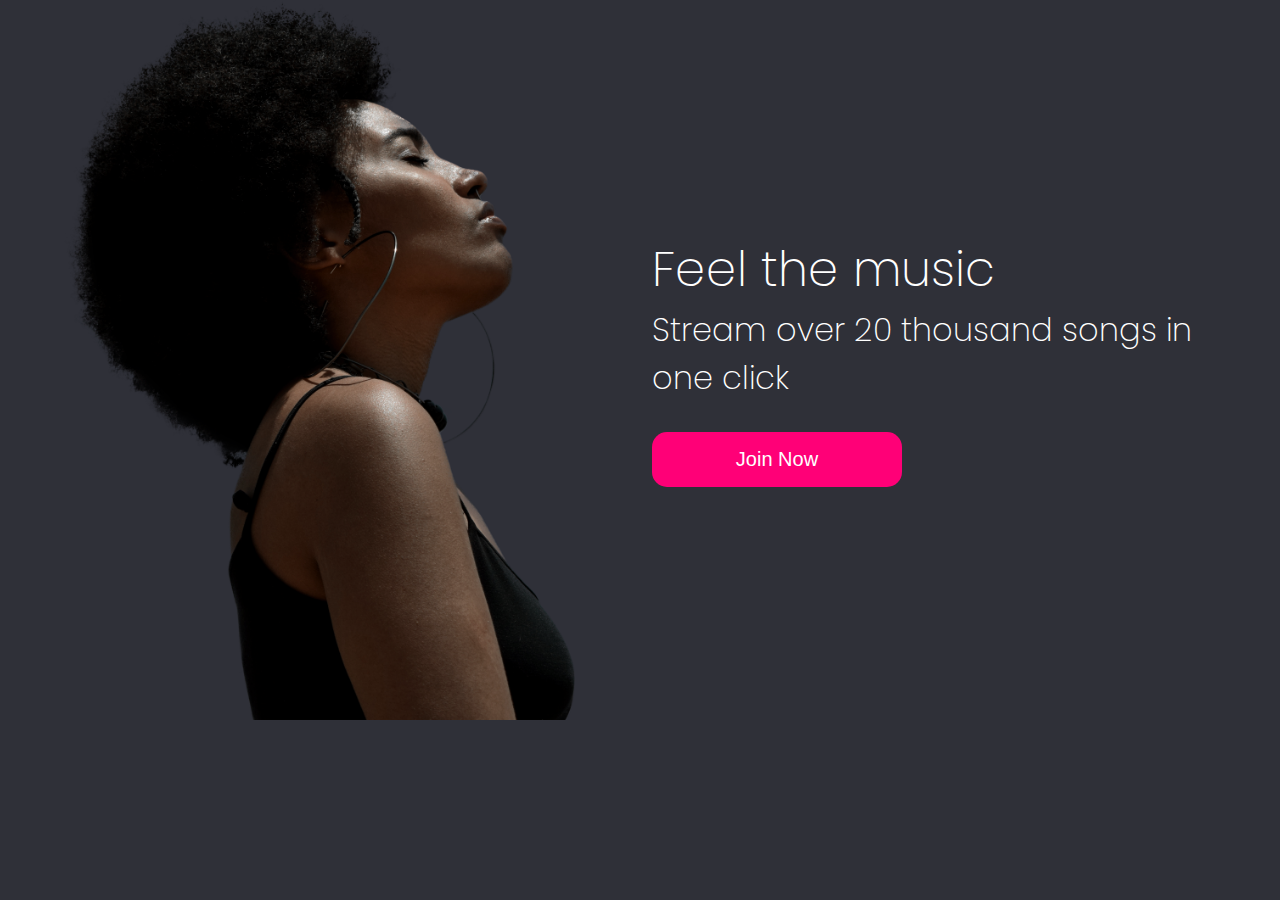
<file: index.html>
<!DOCTYPE html>
<html lang="en">
<head>
    <meta charset="UTF-8">
    <meta name="viewport" content="width=device-width, initial-scale=1.0">
    <script src="https://code.jquery.com/jquery-3.5.1.js" integrity="sha256-QWo7LDvxbWT2tbbQ97B53yJnYU3WhH/C8ycbRAkjPDc=" crossorigin="anonymous"></script>
    <link rel="stylesheet" href="./styles/indexStyle.css">
    <title>Home</title>
</head>
<body>
    <div id="header"></div>
    <section>
        <div class="image"></div>
        <div class="feelMusic">
            <h1>Feel the music</h1>
            <h2>Stream over 20 thousand songs in one click</h2>
            <button>Join Now</button>
        </div>
    </section>
    <div id="bubble1" class="bubbles"></div>
    <div id="bubble2" class="bubbles"></div>
    <div id="bubble3" class="bubbles"></div>
    <div id="bubble4" class="bubbles"></div>
    <div id="bubble5" class="bubbles"></div>
    <div id="footer" class="bubbles"></div>
</body>
<script src="./scripts/script.js"></script>
</html>
</file>
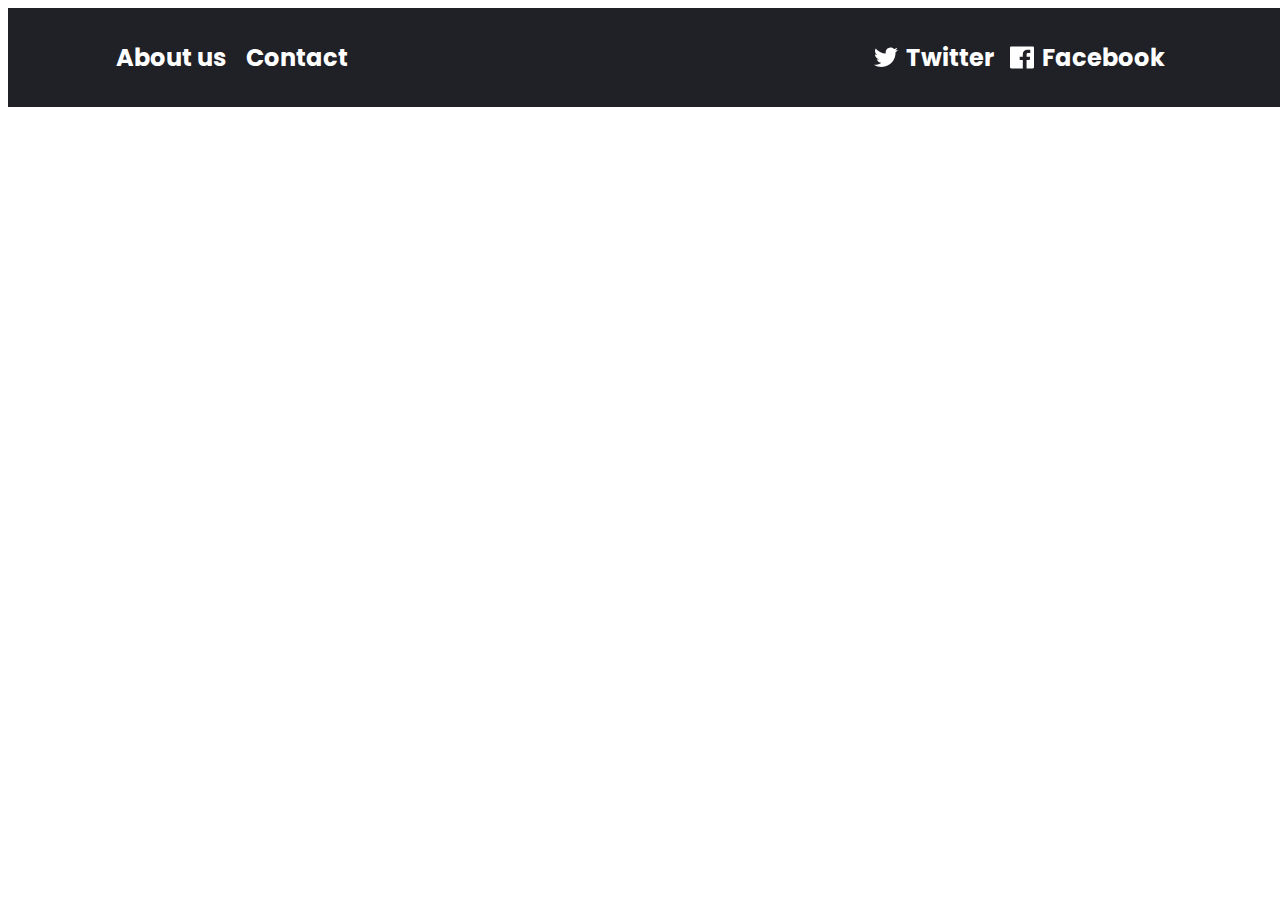
<file: elements/footer.html>
<!DOCTYPE html>
<html lang="en">
<head>
    <meta charset="UTF-8">
    <meta name="viewport" content="width=device-width, initial-scale=1.0">
    <link rel="stylesheet" href="../styles/footerStyle.css">
    <title>Document</title>
</head>
<body>
    <div class="containerFooter">
        <div class="links">
            <a href="">About us</a>
            <a href="">Contact</a>
        </div>
        <div class="socialContainer">
            <div class="twitter">
                <img src="../ressources/twitter.svg" alt="">
                <a href="">Twitter</a>
            </div>
            <div class="facebook">
                <img src="../ressources/facebook.svg" alt="">
                <a href="">Facebook</a>
            </div>
        </div>
    </div>
</body>
</html>
</file>
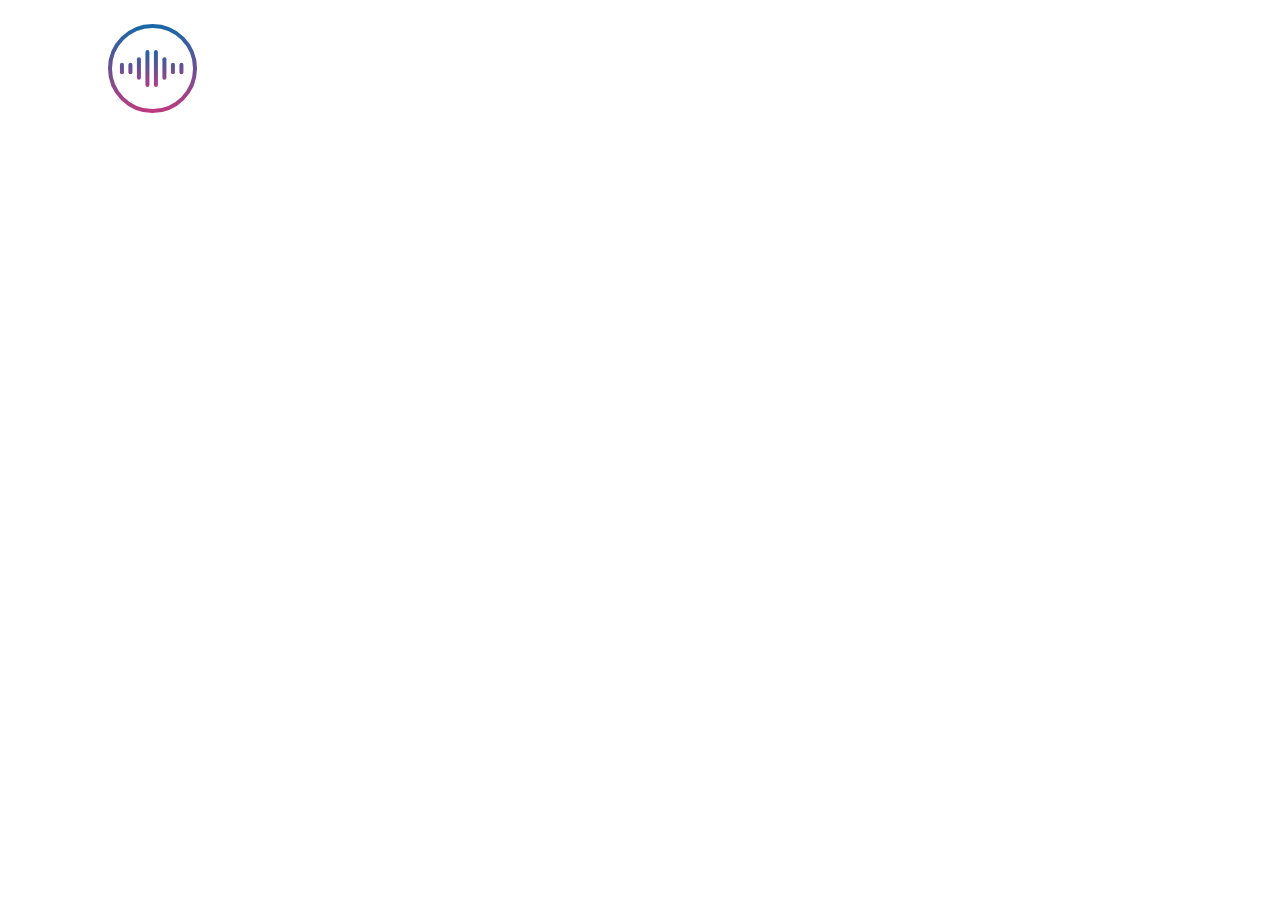
<file: elements/header.html>
<!DOCTYPE html>
<html lang="en">
<head>
    <meta charset="UTF-8">
    <meta name="viewport" content="width=device-width, initial-scale=1.0">
    <link rel="stylesheet" href="../styles/headerStyle.css">
    <title>Document</title>
</head>
<body>
    <div class="containerHeader">
        <div class="imgContainer">
            <img src="../ressources/logo-soundwave.svg" alt="logo soundwave">
            <h1>Soundwave</h1>            
        </div>
        <div class="nav">
            <a href="../pages/discover.html">Discover</a>
            <a href="../pages/comments.html">Comment</a>
        </div>
    </div>
</body>
</html>
</file>
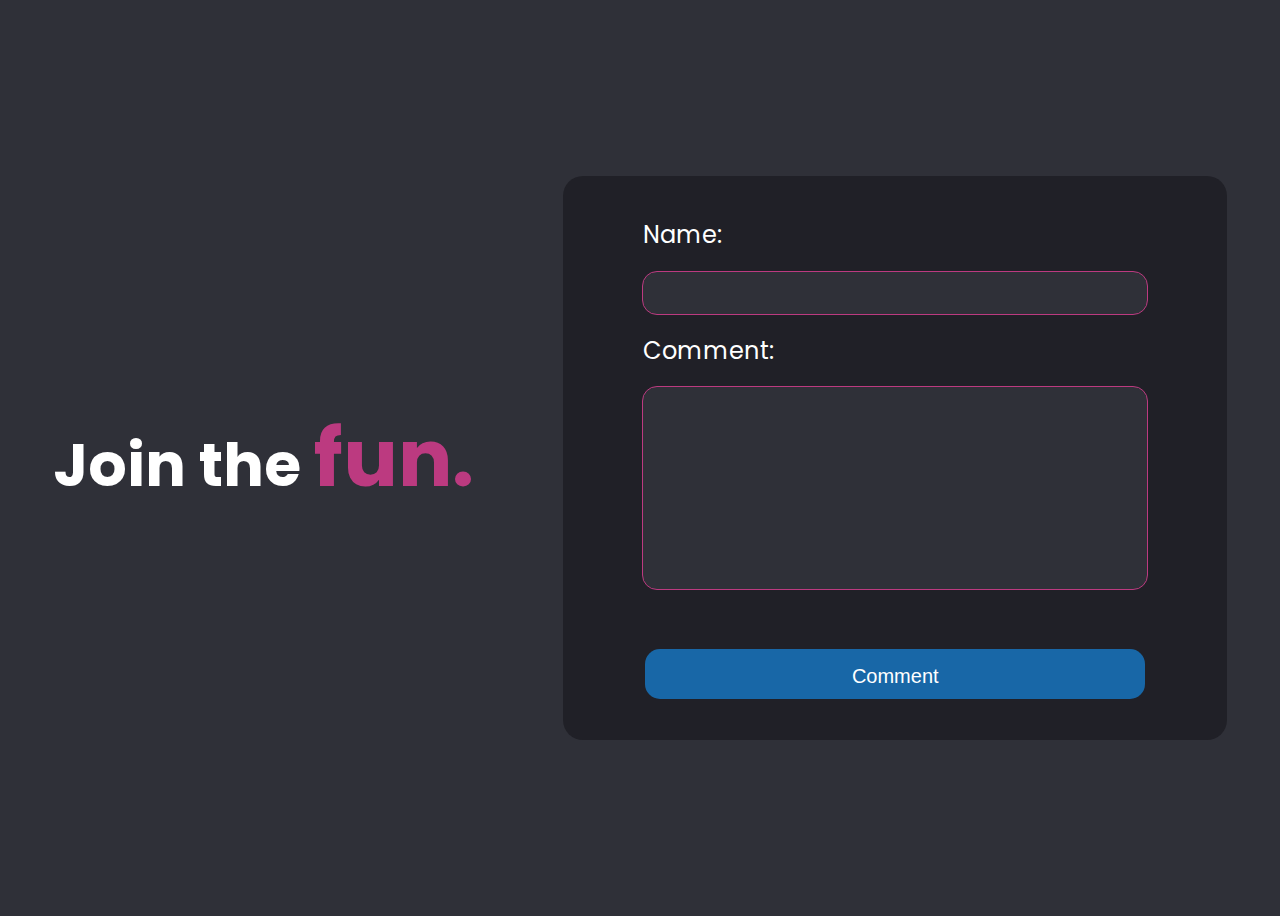
<file: pages/comments.html>
<!DOCTYPE html>
<html lang="en">
<head>
    <meta charset="UTF-8">
    <meta name="viewport" content="width=device-width, initial-scale=1.0">
    <link rel="stylesheet" href="../styles/commentsStyle.css">
    <script src="https://code.jquery.com/jquery-3.5.1.js" integrity="sha256-QWo7LDvxbWT2tbbQ97B53yJnYU3WhH/C8ycbRAkjPDc=" crossorigin="anonymous"></script>
    <title>Comments</title>
</head>
<body>
    <div id="header"></div>
    <section>
        <h1>Join the <span>fun.</span></h1>
        <form action="">
            <label for="name">Name:</label>
            <input type="text" name="name" id="name">
            <label for="comment">Comment:</label>
            <input type="textarea" name="comment" id="comment">
            <input type="button" value="Comment">
        </form>
    </section>
    <div id="footer"></div>
</body>
<script src="../scripts/script.js"></script>
</html>
</file>
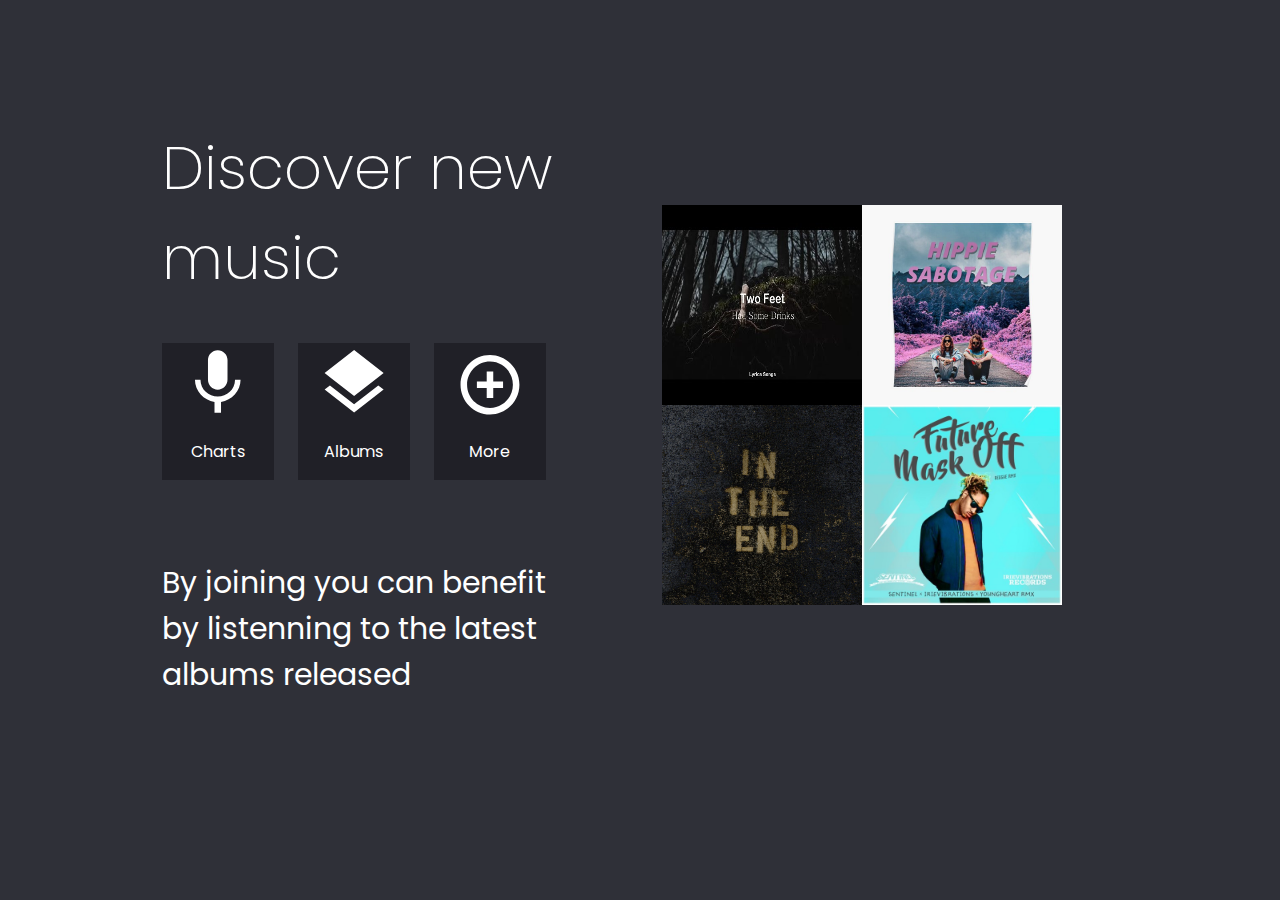
<file: pages/discover.html>
<!DOCTYPE html>
<html lang="en">
<head>
    <meta charset="UTF-8">
    <meta name="viewport" content="width=device-width, initial-scale=1.0">
    <link rel="stylesheet" href="../styles/discover.css">
    <script src="https://code.jquery.com/jquery-3.5.1.js" integrity="sha256-QWo7LDvxbWT2tbbQ97B53yJnYU3WhH/C8ycbRAkjPDc=" crossorigin="anonymous"></script>
    <title>Discover</title>
</head>
<body>
    <div id="header"></div>
    <div class="containerDiscover">
        <div class="textContainer">
            <h1>Discover new music</h1>
            <div class="logo">
                <div class="logoLegend">
                    <img src="../ressources/charts.svg" alt="">
                    <p>Charts</p>
                </div>
                <div class="logoLegend">
                    <img src="../ressources/albums.svg" alt="">
                    <p>Albums</p>
                </div>
                <div class="logoLegend">
                    <img src="../ressources/more.svg" alt="">
                    <p>More</p>
                </div>
            </div>
            <p class="desc">By joining you can benefit by listenning to the latest albums released</p>
        </div>
        <div class="imgContainerDiscover">
            <div class="centeredImgContainer">
                 <img src="../ressources/hadsomedrinks.jpg" alt="">
            <img src="../ressources/HipSab.jpg" alt="">
            <img src="../ressources/intheend.jpg" alt="">
            <img src="../ressources/maskoff.jpg" alt="">
            </div>
        </div>
    </div>
    <div id="footer"></div>
</body>
<script src="../scripts/script.js"></script>
</html>
</file>
<file: styles/indexStyle.css>
@import url('https://fonts.googleapis.com/css2?family=Poppins:wght@400;500;600;700;800;900&display=swap');
body{
    display: flex;
    flex-direction: column;
    justify-content: space-between;
    background: #2F3038;
    font-family: 'Poppins', sans-serif;
    color: white;
    margin: 0;
    padding: 0;
}
#header{
    width: 100vw;
}
section{
    /* border: 1px solid red; */
    width: 90%;
    display: flex;
    justify-content: center;
    margin: 0 auto;
}
.image{
    /* border: 1px solid red; */
    box-sizing: border-box;
    position: relative;
    height: 80vh;
    min-width: 580px;
    background-image: url("../ressources/landing-page-girl\ 1.png");
    background-repeat: no-repeat;
    background-size: contain;
    align-self: flex-end;
    
}
.feelMusic{
    /* border: 1px solid red; */
    box-sizing: border-box;
    display: flex;
    flex-flow: column wrap;
    justify-content: center;
    padding: 8px;
}
h1{
    font-size: 48px;
    font-weight: 200;
    margin: 0;
}
h2{
    font-weight: 200;
    font-size: 32px;
    margin: 0;
}
button{
    width: 250px;
    height: 55px;
    margin-top: 30px;
    border-radius: 15px;
    background-color: rgb(255, 0, 119);
    color: white;
    font-size: 20px;
    font-weight: 100;
    padding: 8px;
    border: none;
}
</file>
<file: styles/footerStyle.css>
@import url('https://fonts.googleapis.com/css2?family=Poppins:wght@400;500;600;700;800;900&display=swap');
.containerFooter{
    width: 100vw;
    display: flex;
    justify-content: space-between;
    align-items: center;
    background: #202027;
    color: white;
    margin: 0;
    padding: 0;
    font-family: 'Poppins', sans-serif;;
}
.socialContainer{
    display: flex;
    padding: 8px;
    margin-right: 100px;
}
a{
    text-decoration: none;
    color: white;
    font-size: 24px;
    margin: 8px;
    font-weight: bold;
}
.containerFooter div{
    margin: 8px;
}
.links a:first-child{
    margin-left: 100px;
}
.twitter{
    display: flex;
}
.facebook{
    display: flex;
}
.facebook a{
    margin-right: 100px;
}
.facebook img{
    margin-left: 0;
    margin-right: 0;
}
.twitter a{
    margin-right: 0;
}
.twitter img{
    margin-right: 0;
}
</file>
<file: styles/headerStyle.css>
@import url('https://fonts.googleapis.com/css2?family=Poppins:wght@400;500;600;700;800;900&display=swap');
.containerHeader{
    display: flex;
    justify-content: space-between;
    align-items: center;
    color: white;
    font-family: 'Poppins', sans-serif;;
}
.imgContainer h1{
    margin: 0;
    padding: 0;
    font-weight: 200;
    font-size: 40px;
}
a{
    text-decoration: none;
    color: white;
    font-size: 24px;
    margin: 8px;
    padding: 16px;
}
img{
    margin: 16px;
    margin-left: 100px;
}
.imgContainer{
    display: flex;
    align-items: center;
}
.nav a:last-child{
    margin-right: 100px;
}
</file>
<file: styles/commentsStyle.css>
@import url('https://fonts.googleapis.com/css2?family=Poppins:wght@400;500;600;700;800;900&display=swap');
body{
    font-family: 'Poppins', sans-serif;
    background: #2F3038;
    color: white;

}
section{
    height: 100vh;
    display: flex;
    justify-content: space-around;
    align-items: center;
    /* border: 1px solid red; */
}
h1{
    font-size: 60px;
}
span{
    color: #BC3A80;
    font-size: 80px;
}
form{
    background: #202027;
    display: flex;
    flex-direction: column;
    align-items: center;
    justify-content: space-around;
    border-radius: 20px;
    padding: 32px;
    height: 500px;
    width: 600px;
}
input{
    background-color: #2F3038;
    width: 500px;
    border:1px solid #BC3A80;
}
label{
    font-size: 24px;
    align-self: flex-start;
    margin-left: 48px;
}
form input:nth-child(2){
    height: 40px;
    border-radius: 15px;
}
form input:nth-child(4){
    height: 200px;
    border-radius: 15px;
}
form input:last-child{
    height: 50px;
    background-color: #1867A7;
    border-radius: 15px;
    color: white;
    font-size: 20px;
    font-weight: 100;
    padding: 16px;
    border: none;
    margin-top: 40px;
}
</file>
<file: styles/discover.css>
@import url('https://fonts.googleapis.com/css2?family=Poppins:wght@400;500;600;700;800;900&display=swap');
body{
    font-family: 'Poppins', sans-serif;
    background: #2F3038;
    color: white;
    margin: 0;
    padding: 0;
}
.containerDiscover{
    display: flex;
    width: 80%;
    height: 90vh;
    margin: 0 auto;
    align-items: center;
    justify-content: space-around;
    /* border: 1px solid red; */
}
.logo{
    display: flex;
    justify-content: flex-start;
    margin-bottom: 80px;
   
}
.logoLegend{
    display: flex;
    flex-direction: column;
    align-items: center;
    background-color: #202027;
    margin-right: 24px;
    margin-left: 0;
}
.logoLegend img{
    width: 80px;
    aspect-ratio: 1;
    margin: 0 16px;
}
h1{
    font-size: 60px;
    font-weight: 200;
}
.desc{
    font-size: 30px;
    
}
.imgContainerDiscover{
    /* border: 1px solid red; */
    display: flex;
    justify-content: center;
    align-items: center;
    padding: 24px;
    margin-right: 32px;
}
.imgContainerDiscover img{
    width: 200px;
    aspect-ratio: 1;
    margin: 0;
    
}
.centeredImgContainer{
    display: flex;
    justify-content: center;
    align-items: center;
    flex-wrap: wrap;
    /* border: 1px solid red; */
    width: 400px;
    aspect-ratio: 1;
}
.textContainer{
    width: 40%;
    /* border: 1px solid red; */
}
</file>
